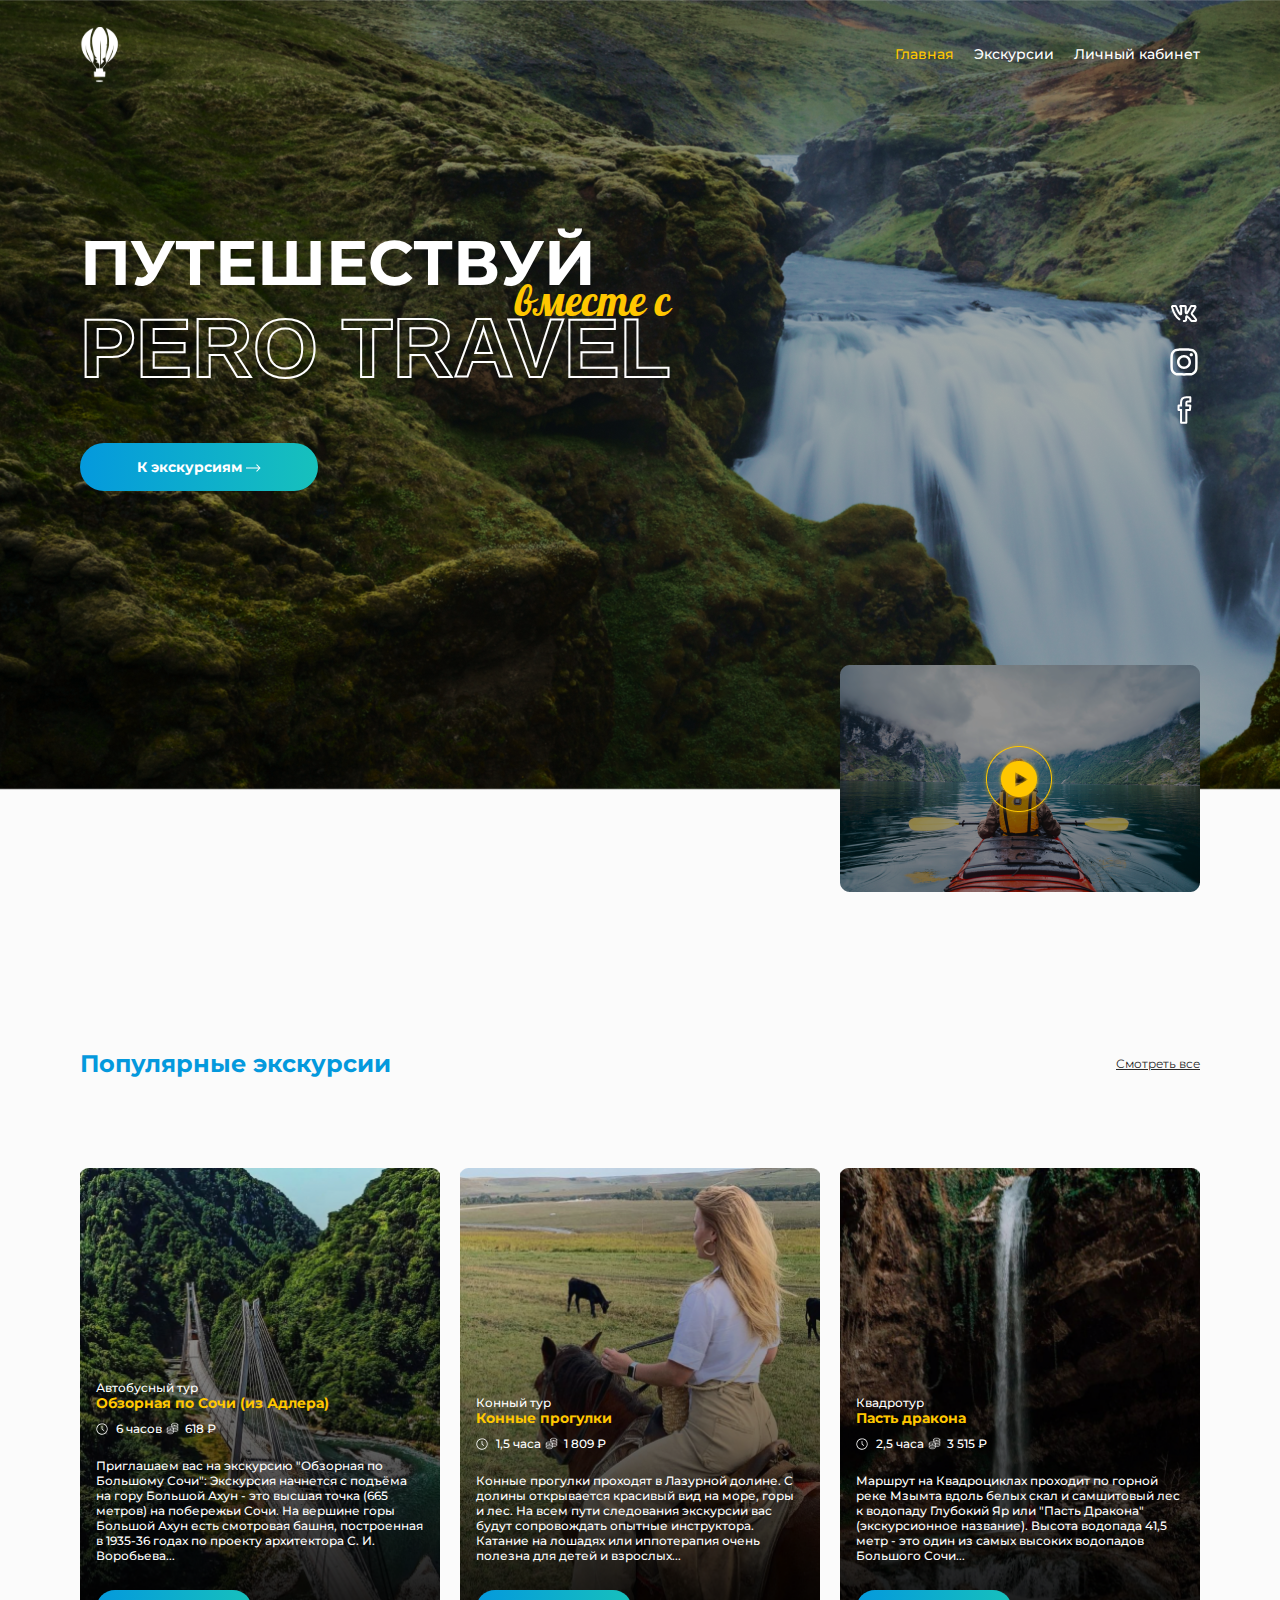
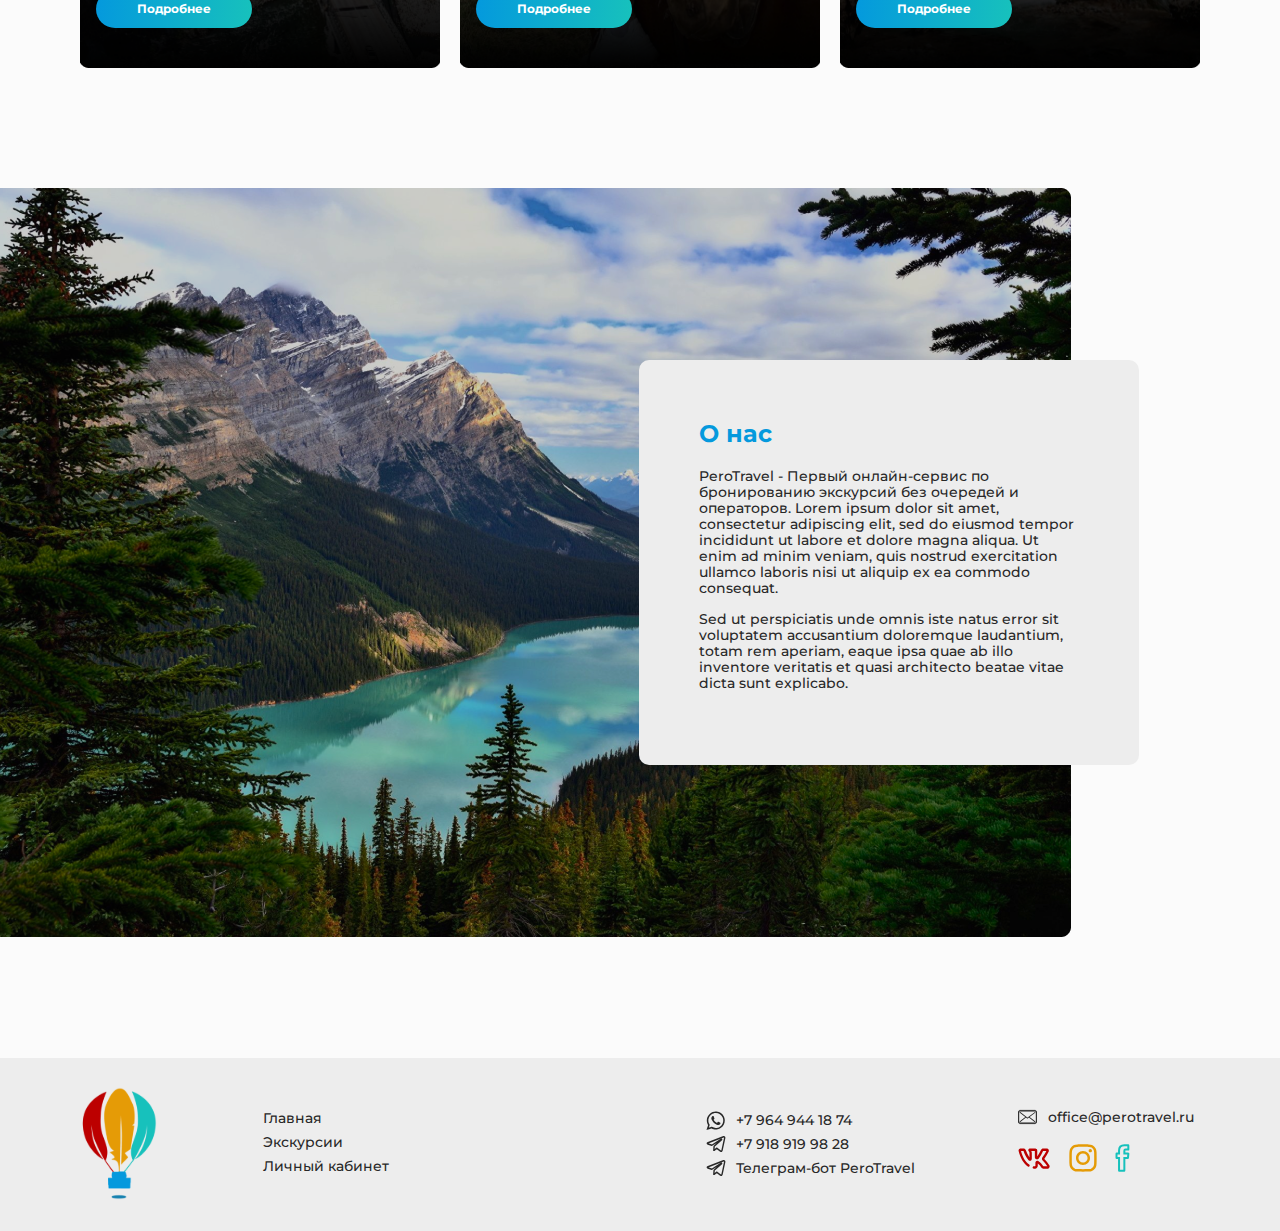
<file: page1/index.html>
<!DOCTYPE html>
<html lang="ru">
  <head>
    <meta charset="UTF-8" />
    <meta http-equiv="X-UA-Compatible" content="IE=edge" />
    <meta name="viewport" content="width=device-width, initial-scale=1.0" />
    <link rel="stylesheet" href="./styles/normalize.css" />
    <link rel="stylesheet" href="./styles/style.css" />
    <title>Document</title>
  </head>
  <body>
    <div class="container">
      <header class="header">
        <div class="header__wrapper wrapper">
          <img
            src="../image/header_footer/header-logo.svg"
            class="header__logo"
            alt="header-logo"
          />
          <nav class="menu">
            <ul class="menu__list">
              <li class="menu__item">
                <a class="menu__link menu__link_active" href="#">Главная</a>
              </li>
              <li class="menu__item">
                <a class="menu__link" href="#">Экскурсии</a>
              </li>
              <li class="menu__item">
                <a class="menu__link" href="#">Личный кабинет</a>
              </li>
            </ul>
          </nav>
          <a class="menu-mobile" href="#">
            <img
              src="../image/header_footer/header-menu.png"
              class="menu-mobile__icon"
              alt="menu"
            />
          </a>
        </div>
        <div class="header__wrapper-info wrapper">
          <div class="slogan">
            <span class="slogan__travel">ПУТЕШЕСТВУЙ</span>
            <span class="slogan__together">вместе с</span>
            <span class="slogan__company-name">PERO TRAVEL</span>
            <button type="button" class="button slogan__header-btn">
              К экскурсиям
              <img src="../image/page1/icon_arrow.svg" alt="arrow" />
            </button>
          </div>
          <div class="header__app">
            <a href="#" class="header__app-vk"
              ><img src="../image/page1/icon_vk.svg" alt="vk"
            /></a>
            <a href="#" class="header__app-inst"
              ><img src="../image/page1/icon_inst.svg" alt="inst"
            /></a>
            <a href="#" class="header__app-facebook"
              ><img src="../image/page1/icon_facebook.svg" alt="facebook"
            /></a>
          </div>
        </div>
      </header>
      <main class="main">
        <div class="content-photo wrapper">
          <div class="content-photo__inner">
            <img
              src="../image/page1/content-photo.png"
              class="content-photo__img"
              alt="boat"
            />
            <span class="content-photo__play-icon"></span>
          </div>
        </div>
        <section class="excursions">
          <div class="excursions__wrapper wrapper">
            <div class="excursions__title">
              <span class="excursions__popular">Популярные экскурсии</span>
              <a href="#" class="excursions__more">Смотреть все</a>
            </div>
            <div class="excursions__slider">
              <div class="slider excursions__bus-tour">
                <span class="slider__title">Автобусный тур</span>
                <span class="slider__name">Обзорная по Сочи (из Адлера)</span>
                <span class="slider__hours-price"
                  ><span class="slider__hours">6 часов</span>
                  <span class="slider__price">618 ₽</span></span
                >
                <p class="slider__info">
                  Приглашаем вас на экскурсию "Обзорная по Большому Сочи":
                  Экскурсия начнется с подъёма на гору Большой Ахун - это высшая
                  точка (665 метров) на побережьи Сочи. На вершине горы Большой
                  Ахун есть смотровая башня, построенная в 1935-36 годах по
                  проекту архитектора С. И. Воробьева...
                </p>
                <button type="button" class="button slider__btn">
                  Подробнее
                </button>
              </div>
              <div class="slider excursions__equestrian-tour">
                <span class="slider__title">Конный тур</span>
                <span class="slider__name">Конные прогулки</span>
                <span class="slider__hours-price"
                  ><span class="slider__hours">1,5 часа</span>
                  <span class="slider__price">1 809 ₽</span></span
                >
                <p class="slider__info">
                  Конные прогулки проходят в Лазурной долине. С долины
                  открывается красивый вид на море, горы и лес. На всем пути
                  следования экскурсии вас будут сопровождать опытные
                  инструктора. Катание на лошадях или иппотерапия очень полезна
                  для детей и взрослых...
                </p>
                <button type="button" class="button slider__btn">
                  Подробнее
                </button>
              </div>
              <div class="slider excursions__quad-tour">
                <span class="slider__title">Квадротур</span>
                <span class="slider__name">Пасть дракона</span>
                <span class="slider__hours-price"
                  ><span class="slider__hours">2,5 часа</span>
                  <span class="slider__price">3 515 ₽</span></span
                >
                <p class="slider__info">
                  Маршрут на Квадроциклах проходит по горной реке Мзымта вдоль
                  белых скал и самшитовый лес к водопаду Глубокий Яр или "Пасть
                  Дракона" (экскурсионное название). Высота водопада 41,5 метр -
                  это один из самых высоких водопадов Большого Сочи...
                </p>
                <button type="button" class="button slider__btn">
                  Подробнее
                </button>
              </div>
            </div>
          </div>
          <div class="about">
            <div class="about__inner">
              <div class="about__info">
                <h2 class="about__title">О нас</h2>
                <p class="about__text">
                  PeroTravel - Первый онлайн-сервис по бронированию экскурсий
                  без очередей и операторов. Lorem ipsum dolor sit amet,
                  consectetur adipiscing elit, sed do eiusmod tempor incididunt
                  ut labore et dolore magna aliqua. Ut enim ad minim veniam,
                  quis nostrud exercitation ullamco laboris nisi ut aliquip ex
                  ea commodo consequat.
                </p>
                <p class="about__text">
                  Sed ut perspiciatis unde omnis iste natus error sit voluptatem
                  accusantium doloremque laudantium, totam rem aperiam, eaque
                  ipsa quae ab illo inventore veritatis et quasi architecto
                  beatae vitae dicta sunt explicabo.
                </p>
              </div>
            </div>
          </div>

          <div class="section-1__excursions"></div>
          <section class="section-2">
            <div class="section-2__gallery"></div>
            <div class="section-2__feedback"></div>
            <div class="section-2__form"></div>
          </section>
        </section>
      </main>
      <footer class="footer">
        <div class="footer__wrapper wrapper">
          <img
            src="../image/header_footer/footer_logo.svg"
            class="footer__logo"
            alt="footer-logo"
          />
          <div class="footer__menu-contacts">
            <nav class="footer__menu">
              <ul class="footer__menu-list">
                <li class="footer__menu-item">
                  <a class="footer__menu-link" href="#">Главная</a>
                </li>
                <li class="footer__menu-item">
                  <a class="footer__menu-link" href="#">Экскурсии</a>
                </li>
                <li class="footer__menu-item">
                  <a class="footer__menu-link" href="#">Личный кабинет</a>
                </li>
              </ul>
            </nav>
            <div class="footer__contacts">
              <a href="#" class="footer__contacts-whatsapp">+7 964 944 18 74</a>
              <a href="#" class="footer__contacts-telegram">+7 918 919 98 28</a>
              <a href="#" class="footer__contacts-telegram"
                >Телеграм-бот PeroTravel</a
              >
            </div>
          </div>
          <div class="footer__mail">
            <a href="#" class="footer__mail-ico">office@perotravel.ru</a>
          </div>
          <div class="footer__app">
            <a href="#" class="footer__app-vk"
              ><img src="../image/header_footer/icon_vk_footer.svg" alt="vk"
            /></a>
            <a href="#" class="footer__app-inst"
              ><img
                src="../image/header_footer/icon_inst_footer.svg"
                alt="inst"
            /></a>
            <a href="#" class="footer__app-facebook"
              ><img
                src="../image/header_footer/icon_facebook_footer.svg"
                alt="facebook"
            /></a>
          </div>
        </div>
      </footer>
    </div>
  </body>
</html>
</file>
<file: page1/styles/style.css>
@import url("https://fonts.googleapis.com/css2?family=Montserrat:wght@500&display=swap");
@import url("https://fonts.googleapis.com/css2?family=Pattaya&display=swap");
html {
  box-sizing: border-box;
}

*,
*::after,
*::before {
  box-sizing: inherit;
  box-sizing: border-box;
}

html,
body {
  padding: 0;
  font-family: "Montserrat", sans-serif;
  font-size: 14px;
}

img {
  max-width: 100%;
}

a {
  color: inherit;
  text-decoration: none;
}

ul {
  list-style: none;
  margin: 0;
  padding: 0;
}

button {
  border: none;
}

.wrapper {
  max-width: 1140px;
  width: 100%;
  margin: 0 auto;
  padding: 0 10px;
}

.header {
  min-height: 790px;
  background-image: url(../../image/page1/header_picture.png);
  background-repeat: no-repeat;
  background-size: cover;
  background-position: center;
}

.header__wrapper {
  display: flex;
  justify-content: space-between;
  padding-top: 26px;
  align-items: center;
}

.menu .menu__list {
  display: flex;
  font-weight: 500;
  -moz-column-gap: 20px;
       column-gap: 20px;
  color: #ffffff;
}
.menu .menu__link_active {
  color: #ffc700;
}

.header__wrapper-info {
  display: flex;
  justify-content: space-between;
  padding-top: 150px;
}

.slogan {
  display: flex;
  flex-direction: column;
}
.slogan .slogan__travel {
  font-weight: 700;
  font-size: 4.5em;
  line-height: 60px;
  color: #ffffff;
}
.slogan .slogan__together {
  font-family: "Pattaya", sans-serif;
  font-weight: 400;
  font-size: 3em;
  line-height: 20px;
  color: #ffc700;
  align-self: flex-end;
}
.slogan .slogan__company-name {
  font-weight: 900;
  font-size: 6em;
  line-height: 70px;
  color: transparent;
  -webkit-text-stroke-width: 2px;
  -webkit-text-stroke-color: #ffffff;
  font-family: sans-serif;
}
.slogan .slogan__header-btn {
  margin-top: 60px;
}

.button {
  background: linear-gradient(92.71deg, #0499dd 0%, #17c1bc 100%);
  border-radius: 60px;
  font-family: "Montserrat", sans-serif;
  font-weight: 700;
  color: #ffffff;
  padding: 16px;
  width: 17em;
}

.header__app {
  display: flex;
  justify-content: center;
  flex-direction: column;
  align-items: center;
  row-gap: 13px;
}

.main {
  background-color: #fbfbfb;
}

.content-photo {
  display: flex;
  justify-content: flex-end;
  transform: translateY(-125px);
}
.content-photo .content-photo__inner {
  position: relative;
}
.content-photo .content-photo__play-icon {
  background-image: url(../../image/page1/content-photo_play.png);
  background-repeat: no-repeat;
  position: absolute;
  z-index: 1;
  display: block;
  width: 80px;
  height: 80px;
  left: 50%;
  top: 50%;
  margin-left: -40px;
  margin-top: -40px;
}

.excursions__wrapper {
  padding-top: 30px;
}

.excursions .excursions__title {
  display: flex;
  justify-content: space-between;
  align-items: center;
}
.excursions .excursions__title .excursions__popular {
  font-weight: 700;
  font-size: 24px;
  color: #0499dd;
}
.excursions .excursions__title .excursions__more {
  font-size: 12px;
  text-decoration-line: underline;
  color: #282828;
}

.excursions__slider {
  padding-top: 90px;
  display: flex;
  -moz-column-gap: 20px;
       column-gap: 20px;
}

.slider {
  min-height: 500px;
  max-width: 360px;
  padding: 0 16px 40px 16px;
  background-repeat: no-repeat;
  background-size: cover;
  background-position: center;
  display: flex;
  flex-direction: column;
  justify-content: flex-end;
}
.slider .slider__title {
  font-weight: 500;
  font-size: 12px;
  color: #ffffff;
}
.slider .slider__name {
  font-weight: 700;
  line-height: 17px;
  color: #ffc700;
}
.slider .slider__hours-price {
  padding: 10px 0 10px 0;
  color: #ffffff;
  font-weight: 500;
  font-size: 12px;
}
.slider .slider__hours {
  background: url(../../image/page1/icon_clock.svg) no-repeat;
  background-position: center left;
  padding-left: 20px;
}
.slider .slider__price {
  background: url(../../image/page1/icon_coins.svg) no-repeat;
  background-position: center left;
  padding-left: 20px;
}
.slider .slider__info {
  font-weight: 500;
  font-size: 12px;
  line-height: 15px;
  color: #ffffff;
}
.slider .slider__btn {
  width: 13em;
  font-size: 12px;
  padding: 12px;
  margin-top: 15px;
}

.excursions__bus-tour {
  background-image: url(../../image/page1/slider_1.png);
}

.excursions__equestrian-tour {
  background-image: url(../../image/page1/slider_2.png);
}

.excursions__quad-tour {
  background-image: url(../../image/page1/slider_3.png);
}

.about {
  padding-top: 120px;
  padding-bottom: 120px;
}
.about .about__inner {
  max-width: 1440px;
  margin: auto;
  display: flex;
  align-items: center;
  min-height: 750px;
  background-image: url(../../image/page1/about__inner.png);
  background-repeat: no-repeat;
  background-position: 0 0;
  border-radius: 0px 10px 10px 0px;
}
.about .about__info {
  max-width: 500px;
  padding: 40px 60px 60px 60px;
  background-color: #ededed;
  border-radius: 10px;
  margin-left: auto;
  margin-right: 11%;
  background-size: contain;
}
.about .about__title {
  font-weight: 700;
  font-size: 24px;
  color: #0499dd;
}
.about .about__text {
  font-weight: 500;
  font-size: 14px;
  color: #282828;
}

.footer {
  display: flex;
  align-items: center;
  background-color: #ededed;
  min-height: 173px;
  font-weight: 500;
  color: #282828;
}
.footer .footer__wrapper {
  display: grid;
  grid-template-columns: 80px 1fr 13em;
  grid-template-rows: 55px 55px;
  grid-template-areas: "footer-logo footer-menu-contacts footer-mail" "footer-logo footer-menu-contacts footer-app";
  align-items: center;
}
.footer .footer__logo {
  grid-area: footer-logo;
}
.footer .footer__menu-contacts {
  grid-area: footer-menu-contacts;
  display: flex;
  justify-content: space-between;
}
.footer .footer__menu {
  padding-left: 12%;
}
.footer .footer__menu-list {
  display: grid;
  row-gap: 8px;
}
.footer .footer__contacts {
  display: grid;
  padding-right: 12%;
  row-gap: 4px;
}

.footer__contacts-whatsapp {
  background: url(../../image/header_footer/icon_whatsapp_footer.svg) no-repeat;
  background-position: center left;
  padding: 2px 0 2px 30px;
}

.footer__contacts-telegram {
  background: url(../../image/header_footer/icon_telegram_footer.svg) no-repeat;
  background-position: center left;
  padding: 2px 0 2px 30px;
}

.footer__mail {
  grid-area: footer-mail;
}

.footer__mail-ico {
  background: url(../../image/header_footer/icon_mail_footer.svg) no-repeat;
  padding-left: 30px;
  background-position: center left;
}

.footer__app {
  display: flex;
  align-items: center;
  justify-content: space-between;
  grid-area: footer-app;
  max-width: 112px;
  align-self: baseline;
}

@media screen and (min-width: 1024px) {
  .menu-mobile {
    display: none;
  }
}
@media screen and (max-width: 1024px) {
  .menu {
    display: none;
  }
  .content-photo {
    transform: translateY(-100px);
  }
  .content-photo__inner {
    width: 20em;
  }
  .excursions__quad-tour {
    display: none;
  }
  .excursions__slider {
    display: flex;
    justify-content: center;
  }
  .footer {
    font-size: 12px;
  }
}
@media screen and (min-width: 680px) and (max-width: 1024px) {
  .wrapper {
    max-width: 610px;
  }
  .header {
    min-height: 900px;
    background-image: url(../../image/page1/header_picture-tablet.png);
  }
  .slogan .slogan__travel {
    font-size: 3.5em;
  }
  .slogan .slogan__together {
    font-size: 2.5em;
    padding-right: 80px;
    line-height: 10px;
  }
  .slogan .slogan__company-name {
    font-size: 5.5em;
  }
  .about .about__inner {
    background-image: url(../../image/page1/about__inner-tablet.png);
  }
  .about .about__info {
    max-width: 450px;
    padding: 30px 50px 50px 50px;
  }
  .footer .footer__menu {
    padding-left: 8%;
  }
  .footer .footer__contacts {
    padding-right: 5%;
  }
}
@media screen and (max-width: 680px) {
  .wrapper {
    max-width: 480px;
  }
  .header {
    min-height: 930px;
    background-image: url(../../image/page1/header_picture-mobile.png);
  }
  .header__wrapper-info {
    padding-top: 110px;
    display: block;
  }
  .slogan .slogan__travel {
    font-size: 2.5em;
  }
  .slogan .slogan__together {
    font-size: 2em;
    padding-right: 30%;
    line-height: 5px;
  }
  .slogan .slogan__company-name {
    font-size: 4.3em;
    line-height: 55px;
  }
  .header__app {
    padding-top: 70px;
    align-items: flex-end;
  }
  .excursions__more {
    display: none;
  }
  .excursions__equestrian-tour {
    display: none;
  }
  .about .about__inner {
    background-image: url(../../image/page1/about__inner-mobile.png);
    min-height: 700px;
  }
  .about .about__info {
    max-width: 380px;
    padding: 20px 30px 30px 30px;
    margin-left: 5%;
    margin-right: 5%;
  }
  .about .about__text {
    font-size: 12px;
  }
  .footer {
    display: block;
  }
  .footer .footer__wrapper {
    padding: 35px 25px 45px 25px;
    justify-content: center;
    grid-template-columns: 1fr;
    grid-template-rows: 120px 1fr 1fr 20px;
    grid-template-areas: "footer-logo " "footer-app" "footer-menu-contacts" "footer-mail";
  }
  .footer .footer__logo {
    margin: auto;
  }
  .footer .footer__menu-contacts {
    padding-top: 20px;
  }
  .footer .footer__menu {
    padding-left: 0;
  }
  .footer .footer__contacts {
    margin-left: auto;
    padding: 0;
  }
  .footer .footer__mail {
    margin-left: auto;
    padding-right: 28px;
  }
  .footer .footer__app {
    display: flex;
    margin: auto;
    align-self: center;
    -moz-column-gap: 14px;
         column-gap: 14px;
  }
}
@media screen and (max-width: 500px) {
  .wrapper {
    max-width: 380px;
  }
  .slogan .slogan__together {
    padding-right: 10%;
  }
  .excursions .excursions__title .excursions__popular {
    font-size: 20px;
  }
}/*# sourceMappingURL=style.css.map */
</file>
